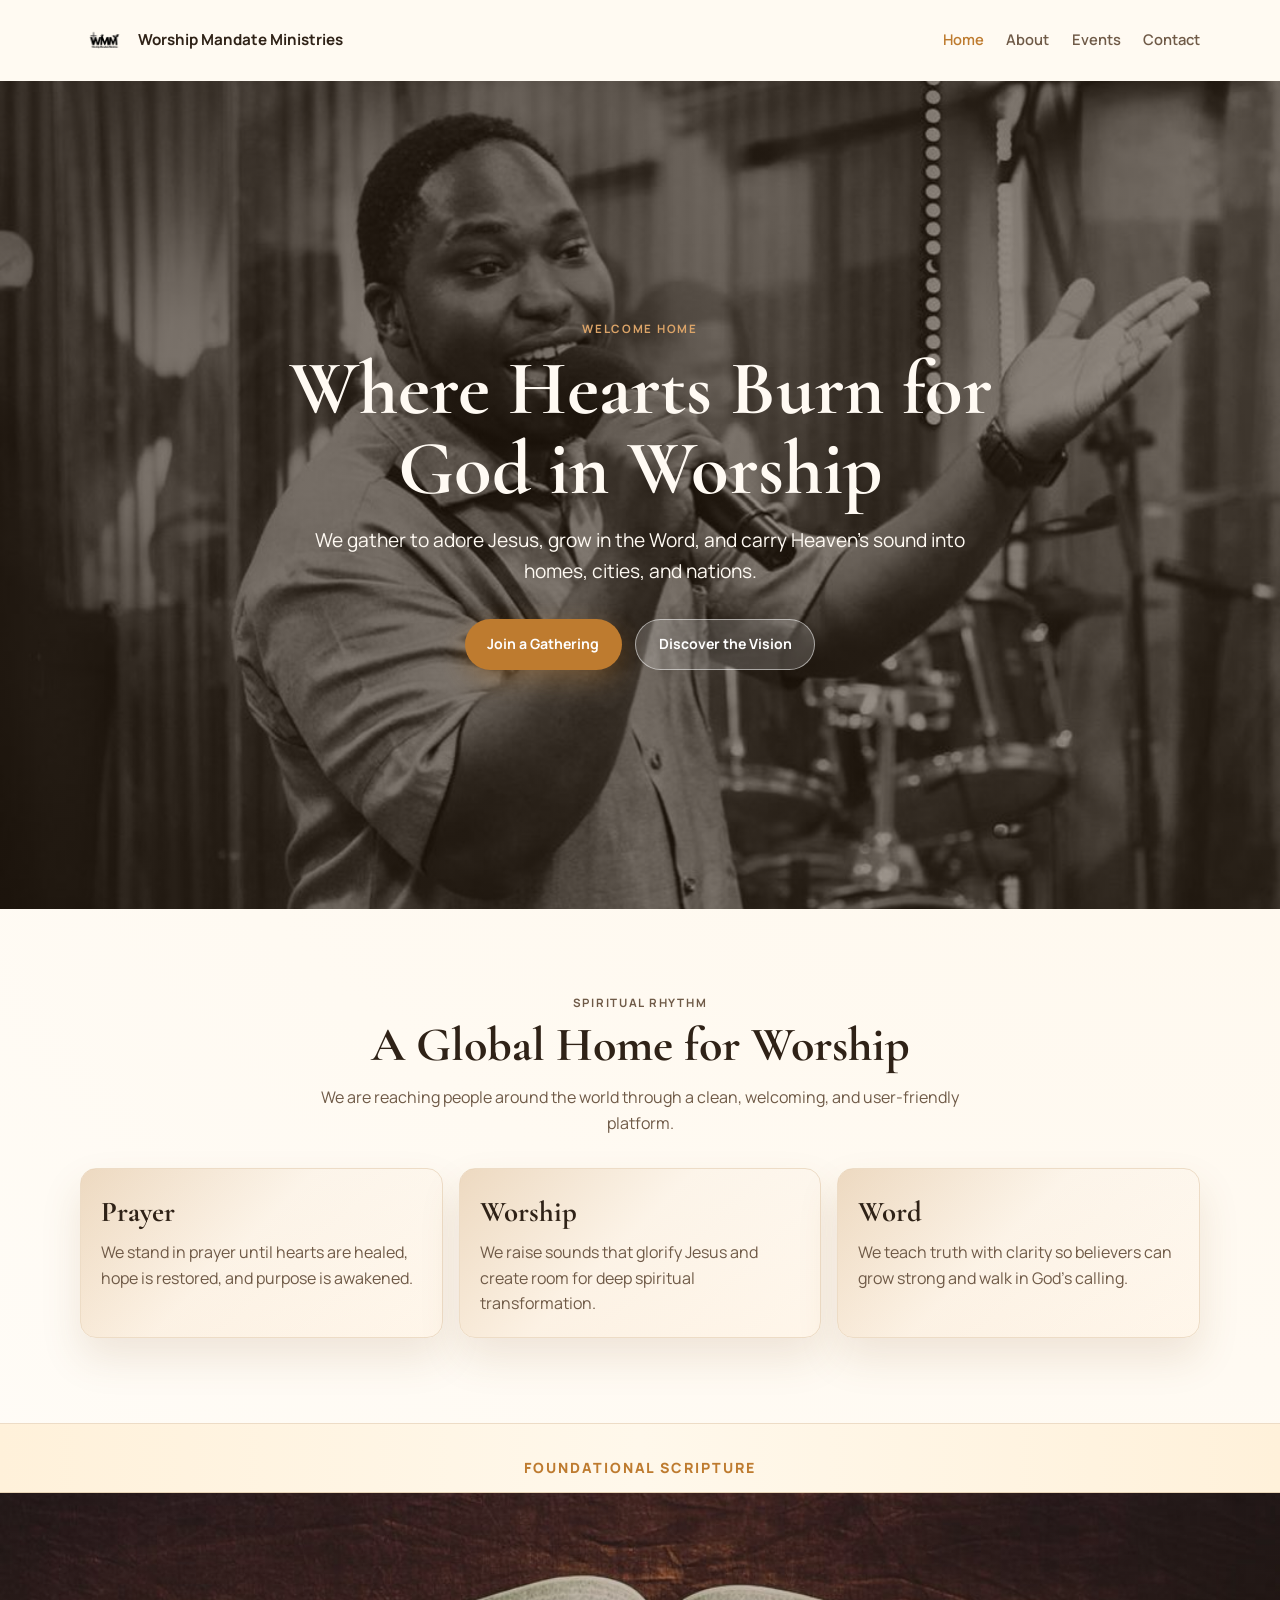
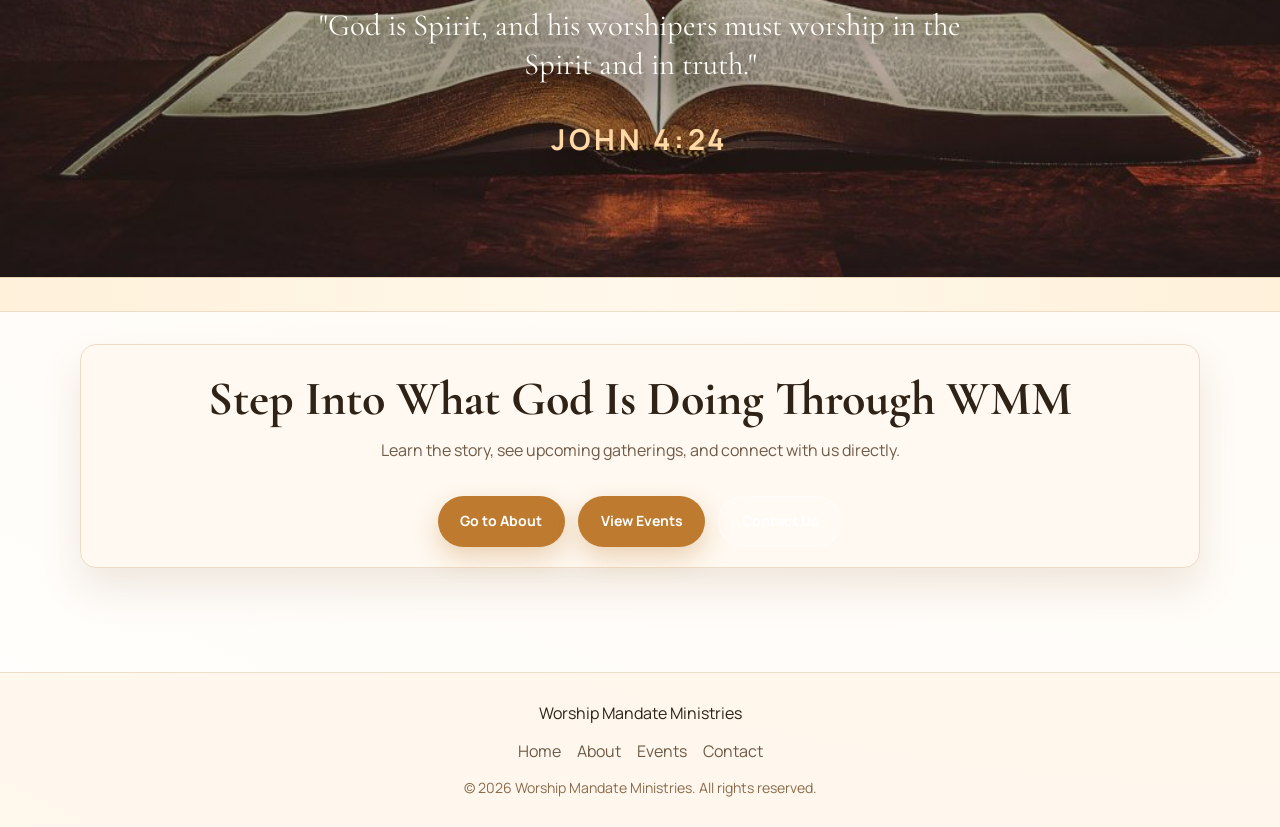
<file: index.html>
﻿<!DOCTYPE html>
<html lang="en">
<head>
  <meta charset="UTF-8" />
  <meta name="viewport" content="width=device-width, initial-scale=1.0" />
  <meta name="description" content="Worship Mandate Ministries - A warm, spiritually uplifting home for worshippers." />
  <title>Worship Mandate Ministries | Home</title>
  <link rel="preconnect" href="https://fonts.googleapis.com" />
  <link rel="preconnect" href="https://fonts.gstatic.com" crossorigin />
  <link href="https://fonts.googleapis.com/css2?family=Cormorant+Garamond:wght@400;500;600;700&family=Manrope:wght@400;500;600;700&display=swap" rel="stylesheet" />
  <link rel="stylesheet" href="style.css" />
</head>
<body>
  <header class="site-header" id="site-header">
    <div class="container nav-wrap">
      <a href="index.html" class="brand" aria-label="Worship Mandate Ministries home">
        <img src="images/wmmlogo-removebg-preview.png" alt="Worship Mandate Ministries Logo" class="brand-mark">
        <span class="brand-text">Worship Mandate Ministries</span>
      </a>
      <button class="nav-toggle" id="nav-toggle" aria-label="Toggle navigation" aria-expanded="false" aria-controls="site-nav">
        <span></span><span></span><span></span>
      </button>
      <nav class="site-nav" id="site-nav" aria-label="Primary">
        <a class="active" href="index.html">Home</a>
        <a href="about.html">About</a>
        <a href="events.html">Events</a>
        <a href="contact.html">Contact</a>
      </nav>
    </div>
  </header>

  <main>
    <section class="hero">
      <img src="/images/seunworship.jpg" alt="Pastor ministering with microphone and congregation worshipping" class="hero-image" />
      <div class="hero-overlay"></div>
      <div class="container hero-content reveal">
        <p class="hero-kicker">Welcome Home</p>
        <h1>Where Hearts Burn for God in Worship</h1>
        <p class="hero-tagline">
          We gather to adore Jesus, grow in the Word, and carry Heaven's sound into homes, cities, and nations.
        </p>
        <div class="hero-actions">
          <a class="btn btn-primary" href="events.html">Join a Gathering</a>
          <a class="btn btn-secondary" href="about.html">Discover the Vision</a>
        </div>
      </div>
    </section>

    <section class="section">
      <div class="container">
        <div class="section-head reveal">
          <p class="section-kicker">Spiritual Rhythm</p>
          <h2>A Global Home for Worship</h2>
          <p>We are reaching people around the world through a clean, welcoming, and user-friendly platform.</p>
        </div>
        <div class="pillars-grid">
          <article class="pillar-card reveal">
            <h3>Prayer</h3>
            <p>We stand in prayer until hearts are healed, hope is restored, and purpose is awakened.</p>
          </article>
          <article class="pillar-card reveal">
            <h3>Worship</h3>
            <p>We raise sounds that glorify Jesus and create room for deep spiritual transformation.</p>
          </article>
          <article class="pillar-card reveal">
            <h3>Word</h3>
            <p>We teach truth with clarity so believers can grow strong and walk in God's calling.</p>
          </article>
        </div>
      </div>
    </section>

    <section class="verse-band">
      <div class="container reveal">
        <p class="verse-label">Foundational Scripture</p>
        <div class="verse-stage">
          <img class="verse-bible" src="/images/bibleverse.jpg" alt="Open Bible" />
          <blockquote class="verse-overlay">
            <p class="verse-text">"God is Spirit, and his worshipers must worship in the Spirit and in truth."</p>
            <p class="verse-reflection" aria-hidden="true">"God is Spirit, and his worshipers must worship in the Spirit and in truth."</p>
            <cite>John 4:24</cite>
          </blockquote>
        </div>
      </div>
    </section>

    <section class="section cta-panel-wrap">
      <div class="container">
        <div class="cta-panel reveal">
          <h2>Step Into What God Is Doing Through WMM</h2>
          <p>Learn the story, see upcoming gatherings, and connect with us directly.</p>
          <div class="hero-actions">
            <a class="btn btn-primary" href="about.html">Go to About</a>
            <a class="btn btn-primary" href="events.html">View Events</a>
            <a class="btn btn-secondary" href="contact.html">Contact Us</a>
          </div>
        </div>
      </div>
    </section>
  </main>

  <footer class="site-footer">
    <div class="container footer-wrap">
      <p>Worship Mandate Ministries</p>
      <nav aria-label="Footer links">
        <a href="index.html">Home</a>
        <a href="about.html">About</a>
        <a href="events.html">Events</a>
        <a href="contact.html">Contact</a>
      </nav>
      <p class="copyright">&copy; 2026 Worship Mandate Ministries. All rights reserved.</p>
    </div>
  </footer>

  <script src="script.js"></script>
</body>
</html>
</file>
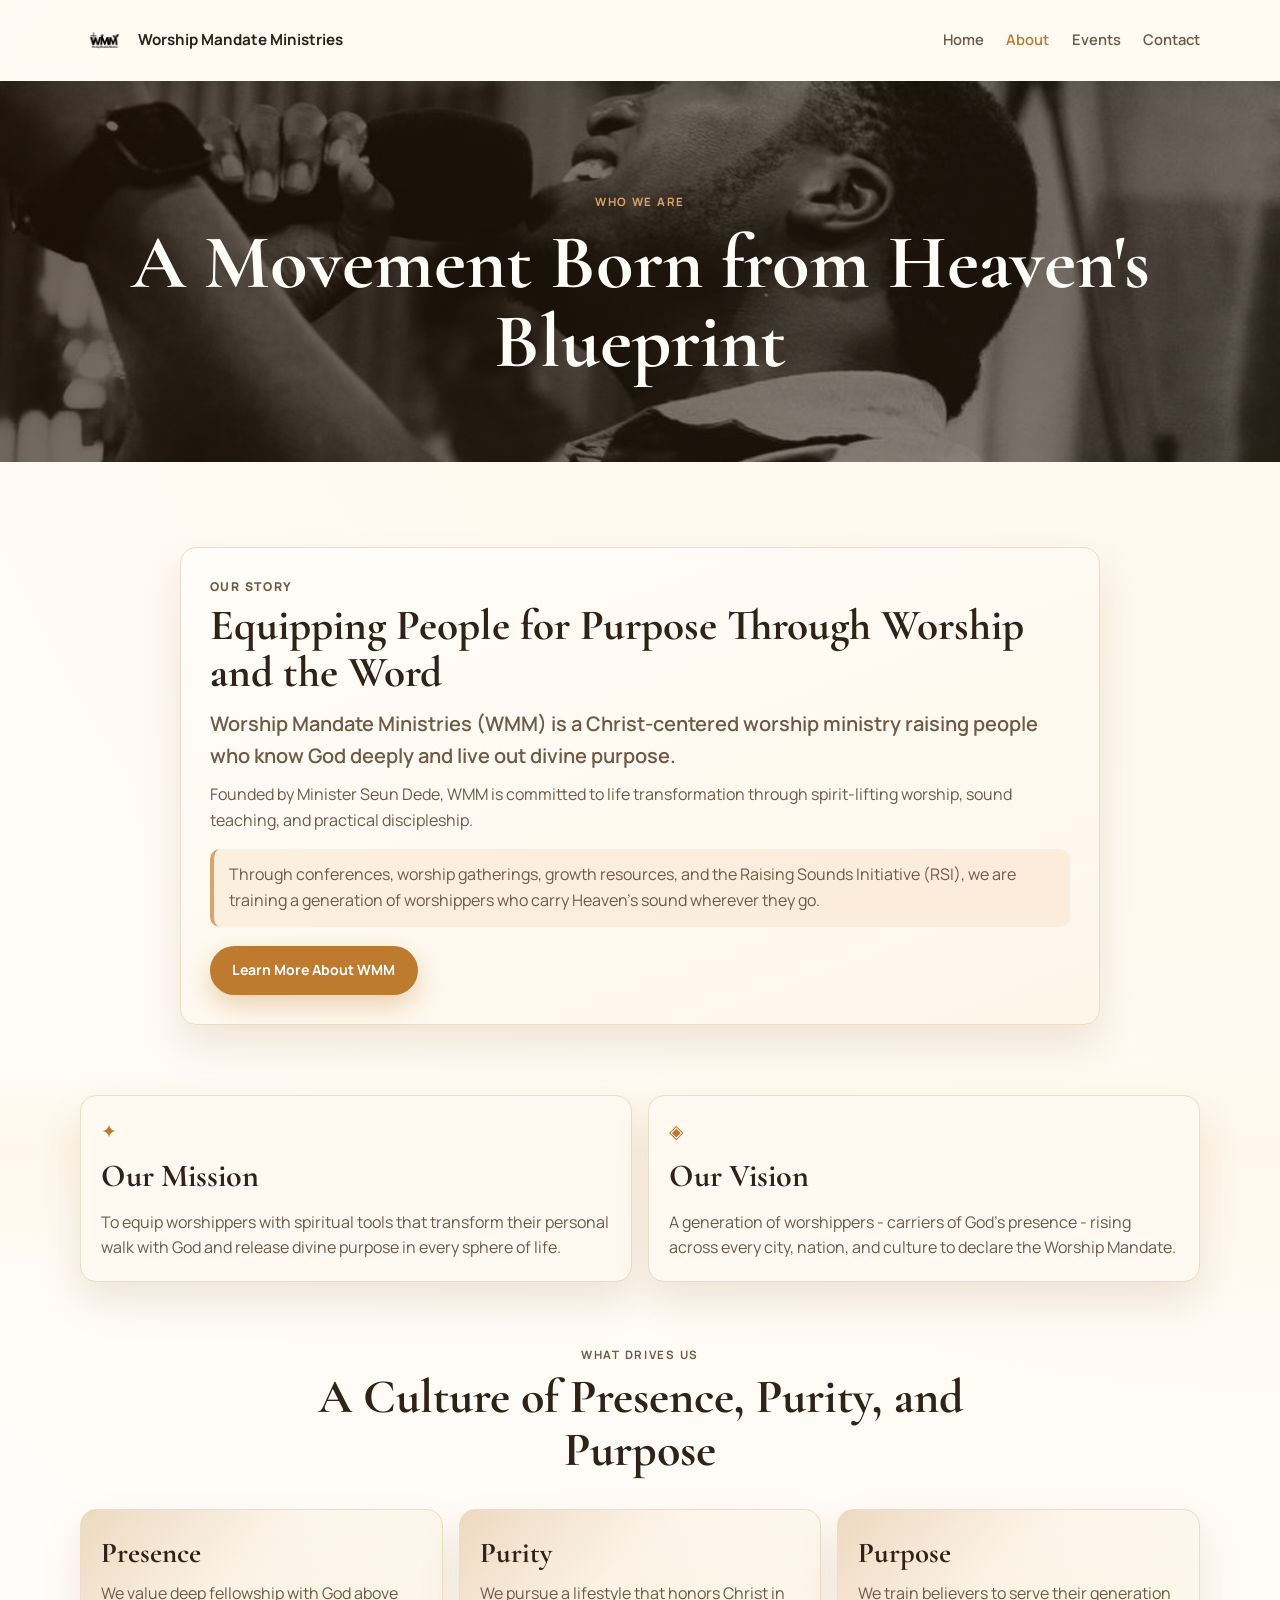
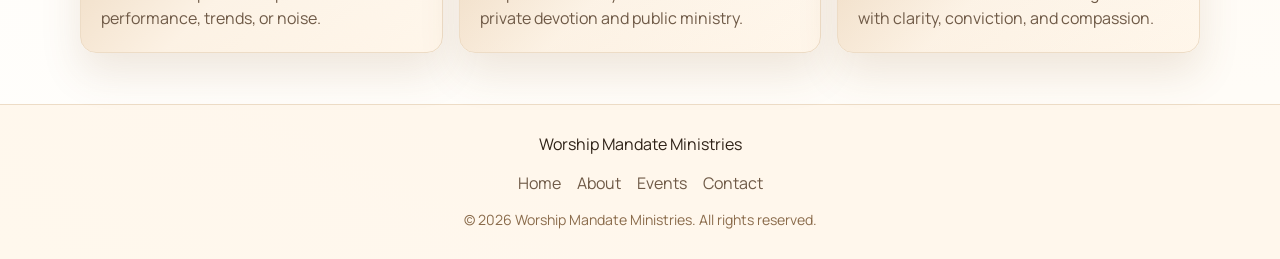
<file: about.html>
﻿<!DOCTYPE html>
<html lang="en">
<head>
  <meta charset="UTF-8" />
  <meta name="viewport" content="width=device-width, initial-scale=1.0" />
  <meta name="description" content="About Worship Mandate Ministries" />
  <title>Worship Mandate Ministries | About</title>
  <link rel="preconnect" href="https://fonts.googleapis.com" />
  <link rel="preconnect" href="https://fonts.gstatic.com" crossorigin />
  <link href="https://fonts.googleapis.com/css2?family=Cormorant+Garamond:wght@400;500;600;700&family=Manrope:wght@400;500;600;700&display=swap" rel="stylesheet" />
  <link rel="stylesheet" href="style.css" />
</head>
<body>
  <header class="site-header" id="site-header">
    <div class="container nav-wrap">
      <a href="index.html" class="brand" aria-label="Worship Mandate Ministries home">
        <img src="images/wmmlogo-removebg-preview.png" alt="Worship Mandate Ministries Logo" class="brand-mark">
        <span class="brand-text">Worship Mandate Ministries</span>
      </a>
      <button class="nav-toggle" id="nav-toggle" aria-label="Toggle navigation" aria-expanded="false" aria-controls="site-nav">
        <span></span><span></span><span></span>
      </button>
      <nav class="site-nav" id="site-nav" aria-label="Primary">
        <a href="index.html">Home</a>
        <a class="active" href="about.html">About</a>
        <a href="events.html">Events</a>
        <a href="contact.html">Contact</a>
      </nav>
    </div>
  </header>

  <main>
    <section class="page-hero page-hero-about">
      <div class="container reveal">
        <p class="section-kicker">Who We Are</p>
        <h1>A Movement Born from Heaven's Blueprint</h1>
      </div>
    </section>

    <section class="section about-intro">
      <div class="container about-grid">
        <div class="about-copy reveal">
          <p class="about-mini">Our Story</p>
          <h2>Equipping People for Purpose Through Worship and the Word</h2>
          <p class="about-lead">
            Worship Mandate Ministries (WMM) is a Christ-centered worship ministry raising people who know God deeply and live out divine purpose.
          </p>
          <p>
            Founded by Minister Seun Dede, WMM is committed to life transformation through spirit-lifting worship, sound teaching, and practical discipleship.
          </p>
          <p class="about-highlight">
            Through conferences, worship gatherings, growth resources, and the Raising Sounds Initiative (RSI), we are training a generation of worshippers who carry Heaven's sound wherever they go.
          </p>
          <a class="btn btn-primary" href="https://worshipmandateministries.blogspot.com/p/worship-mandate-ministries.html" target="_blank" rel="noopener">Learn More About WMM</a>
        </div>
      </div>
    </section>

    <section class="section soft-bg mission-wrap">
      <div class="container mission-vision-grid">
        <article class="mv-card reveal">
          <span class="icon-symbol">✦</span>
          <h2>Our Mission</h2>
          <p>To equip worshippers with spiritual tools that transform their personal walk with God and release divine purpose in every sphere of life.</p>
        </article>
        <article class="mv-card reveal">
          <span class="icon-symbol">◈</span>
          <h2>Our Vision</h2>
          <p>A generation of worshippers - carriers of God's presence - rising across every city, nation, and culture to declare the Worship Mandate.</p>
        </article>
      </div>
    </section>

    <section class="section drives-wrap">
      <div class="container section-head reveal">
        <p class="section-kicker">What Drives Us</p>
        <h2>A Culture of Presence, Purity, and Purpose</h2>
      </div>
      <div class="container pillars-grid">
        <article class="pillar-card reveal">
          <h3>Presence</h3>
          <p>We value deep fellowship with God above performance, trends, or noise.</p>
        </article>
        <article class="pillar-card reveal">
          <h3>Purity</h3>
          <p>We pursue a lifestyle that honors Christ in private devotion and public ministry.</p>
        </article>
        <article class="pillar-card reveal">
          <h3>Purpose</h3>
          <p>We train believers to serve their generation with clarity, conviction, and compassion.</p>
        </article>
      </div>
    </section>

  </main>

  <footer class="site-footer">
    <div class="container footer-wrap">
      <p>Worship Mandate Ministries</p>
      <nav aria-label="Footer links">
        <a href="index.html">Home</a>
        <a href="about.html">About</a>
        <a href="events.html">Events</a>
        <a href="contact.html">Contact</a>
      </nav>
      <p class="copyright">&copy; 2026 Worship Mandate Ministries. All rights reserved.</p>
    </div>
  </footer>

  <script src="script.js"></script>
</body>
</html>
</file>
<file: style.css>
:root {
  --bg: #fffaf2;
  --surface: #fff4e5;
  --surface-2: #fff9f1;
  --text: #2f2217;
  --muted: #6f5a47;
  --accent: #be7b2f;
  --accent-2: #dca468;
  --line: #eddcc6;
  --white: #ffffff;
  --serif: 'Cormorant Garamond', Georgia, serif;
  --sans: 'Manrope', 'Segoe UI', sans-serif;
  --radius: 16px;
  --shadow: 0 20px 40px rgba(128, 87, 39, 0.13);
}

* {
  box-sizing: border-box;
  margin: 0;
  padding: 0;
}

html {
  scroll-behavior: smooth;
}

body {
  font-family: var(--sans);
  color: var(--text);
  line-height: 1.6;
  background: radial-gradient(circle at top right, #fff7ea 0%, var(--bg) 50%, #fffefc 100%);
}

a {
  color: inherit;
  text-decoration: none;
}

img {
  display: block;
  width: 100%;
  height: auto;
}

.container {
  width: min(1120px, 92%);
  margin: 0 auto;
}

.section {
  padding: 5.3rem 0;
}

.site-header {
  position: sticky;
  top: 0;
  z-index: 30;
  background: rgba(255, 250, 242, 0.92);
  backdrop-filter: blur(10px);
  border-bottom: 1px solid transparent;
  transition: box-shadow 0.25s ease, border-color 0.25s ease;
}

.site-header.scrolled {
  border-color: var(--line);
  box-shadow: 0 8px 24px rgba(127, 85, 36, 0.1);
}

.nav-wrap {
  display: flex;
  align-items: center;
  justify-content: space-between;
  padding: 1rem 0;
}

.brand {
  display: flex;
  align-items: center;
  gap: 0.65rem;
}

.brand-mark {
  width: 3rem;
  height: 3rem;
  border-radius: 50%;
}

.brand-text {
  font-size: 0.95rem;
  font-weight: 700;
}

.site-nav {
  display: flex;
  gap: 1.4rem;
}

.site-nav a {
  font-size: 0.92rem;
  font-weight: 600;
  color: var(--muted);
  transition: color 0.2s ease;
}

.site-nav a:hover,
.site-nav a:focus-visible,
.site-nav a.active {
  color: var(--accent);
}

.nav-toggle {
  display: none;
  flex-direction: column;
  gap: 0.25rem;
  border: none;
  background: none;
  cursor: pointer;
}

.nav-toggle span {
  width: 1.4rem;
  height: 2px;
  background: var(--text);
  transition: transform 0.25s ease, opacity 0.25s ease;
}

.hero {
  position: relative;
  min-height: 92vh;
  display: grid;
  place-items: center;
  overflow: hidden;
}

.hero-image {
  position: absolute;
  inset: 0;
  width: 100%;
  height: 100%;
  object-fit: cover;
}

.hero-overlay {
  position: absolute;
  inset: 0;
  background: linear-gradient(125deg, rgba(36, 22, 9, 0.58), rgba(64, 42, 18, 0.36));
}

.hero-content {
  position: relative;
  color: #fffaf3;
  text-align: center;
  max-width: 52rem;
}

.hero-kicker,
.section-kicker {
  text-transform: uppercase;
  letter-spacing: 0.15em;
  font-size: 0.72rem;
  font-weight: 700;
  color: var(--accent-2);
}

.hero h1,
.page-hero h1 {
  font-family: var(--serif);
  font-size: clamp(2.5rem, 6vw, 5rem);
  line-height: 1.04;
  margin: 0.7rem 0 1rem;
}

.hero-tagline {
  font-size: clamp(1rem, 2vw, 1.2rem);
  max-width: 44rem;
  margin: 0 auto;
}

.hero-actions {
  margin-top: 2rem;
  display: flex;
  justify-content: center;
  flex-wrap: wrap;
  gap: 0.85rem;
}

.btn {
  display: inline-flex;
  align-items: center;
  justify-content: center;
  border: none;
  border-radius: 999px;
  padding: 0.85rem 1.4rem;
  font-size: 0.88rem;
  font-weight: 700;
  cursor: pointer;
  transition: transform 0.2s ease, background-color 0.2s ease, box-shadow 0.2s ease;
}

.btn:hover,
.btn:focus-visible {
  transform: translateY(-1px);
}

.btn-primary {
  background: var(--accent);
  color: var(--white);
  box-shadow: 0 10px 26px rgba(190, 123, 47, 0.32);
}

.btn-primary:hover,
.btn-primary:focus-visible {
  background: #a9651f;
}

.btn-secondary {
  background: rgba(255, 255, 255, 0.18);
  border: 1px solid rgba(255, 255, 255, 0.52);
  color: var(--white);
}

.section-head {
  text-align: center;
  max-width: 44rem;
  margin: 0 auto 2rem;
}

.section-head h2,
.about-copy h2,
.contact-copy h2,
.cta-panel h2,
.mv-card h2,
.pillar-card h3,
.event-body h3 {
  font-family: var(--serif);
}

.section-head h2,
.about-copy h2,
.contact-copy h2,
.cta-panel h2 {
  font-size: clamp(2rem, 4vw, 3rem);
  line-height: 1.1;
  margin: 0.45rem 0 0.8rem;
}

.section-head p,
.about-copy p,
.contact-copy p,
.cta-panel p,
.pillar-card p,
.event-body p,
.mv-card p {
  color: var(--muted);
}

.about-grid,
.contact-grid {
  display: grid;
  gap: 2rem;
  align-items: center;
}

.about-grid {
  grid-template-columns: 1fr;
}

.contact-grid {
  grid-template-columns: 1fr 1.1fr;
}

.about-image img {
  min-height: 26rem;
  object-fit: cover;
  border-radius: var(--radius);
  box-shadow: var(--shadow);
}

.about-copy {
  background: linear-gradient(160deg, #fffdf8 0%, #fff6ea 100%);
  border: 1px solid var(--line);
  border-radius: var(--radius);
  box-shadow: var(--shadow);
  padding: clamp(1.1rem, 2.3vw, 1.8rem);
  max-width: 920px;
  margin: 0 auto;
}

.about-mini {
  text-transform: uppercase;
  letter-spacing: 0.14em;
  font-size: 0.76rem;
  font-weight: 800;
  color: var(--accent);
  margin-bottom: 0.35rem;
}

.about-copy h2 {
  font-size: clamp(2rem, 3.6vw, 2.7rem);
  line-height: 1.08;
  margin: 0.1rem 0 0.8rem;
}

.about-lead {
  font-size: clamp(1.09rem, 1.6vw, 1.25rem);
  font-weight: 600;
  color: #4f3927;
  margin-bottom: 0.65rem;
}

.about-highlight {
  margin: 0.95rem 0 1.15rem;
  padding: 0.85rem 0.95rem;
  border-left: 4px solid #d8a467;
  background: rgba(220, 164, 104, 0.13);
  border-radius: 10px;
  color: #5a4330;
}

.about-intro {
  padding-bottom: 2.2rem;
}

.mission-wrap {
  padding-top: 2.2rem;
  padding-bottom: 2rem;
}

.drives-wrap {
  padding-top: 2rem;
  padding-bottom: 2rem;
}

.mission-vision-grid,
.pillars-grid,
.event-grid {
  display: grid;
  gap: 1rem;
}

.mission-vision-grid {
  grid-template-columns: repeat(2, minmax(0, 1fr));
}

.pillars-grid {
  grid-template-columns: repeat(3, minmax(0, 1fr));
}

.event-grid {
  grid-template-columns: repeat(3, minmax(0, 1fr));
}

.mv-card,
.pillar-card,
.event-card,
.contact-form,
.cta-panel {
  background: var(--surface-2);
  border: 1px solid var(--line);
  border-radius: var(--radius);
  box-shadow: var(--shadow);
}

.mv-card,
.pillar-card,
.cta-panel {
  padding: 1.25rem;
}

.mv-card h2 {
  font-size: 2rem;
  margin: 0.2rem 0 0.5rem;
}

.icon-symbol {
  font-size: 1.2rem;
  color: var(--accent);
}

.pillar-card h3 {
  font-size: 1.8rem;
  margin-bottom: 0.3rem;
}

.pillar-card {
  position: relative;
  overflow: hidden;
  isolation: isolate;
  background: linear-gradient(165deg, #fffdf8 0%, #fff6ea 100%);
  transition: transform 0.28s ease, box-shadow 0.28s ease, border-color 0.28s ease;
}

.pillar-card::before {
  content: '';
  position: absolute;
  inset: -1px;
  border-radius: inherit;
  background: linear-gradient(135deg, rgba(190, 123, 47, 0.28), rgba(220, 164, 104, 0.08) 45%, rgba(255, 255, 255, 0));
  z-index: -2;
}

.pillar-card::after {
  content: '';
  position: absolute;
  top: -4.5rem;
  right: -3.5rem;
  width: 10rem;
  height: 10rem;
  border-radius: 50%;
  background: radial-gradient(circle, rgba(220, 164, 104, 0.25), rgba(220, 164, 104, 0));
  opacity: 0;
  transform: scale(0.8);
  transition: opacity 0.3s ease, transform 0.3s ease;
  pointer-events: none;
}

.pillar-card:hover,
.pillar-card:focus-within {
  transform: translateY(-8px);
  border-color: #dcb07b;
  box-shadow: 0 24px 44px rgba(128, 87, 39, 0.22);
}

.pillar-card:hover::after,
.pillar-card:focus-within::after {
  opacity: 1;
  transform: scale(1);
}

.pillar-card:hover h3,
.pillar-card:focus-within h3 {
  color: #7d4d1c;
}

.pillar-card p {
  transition: color 0.25s ease;
}

.pillar-card:hover p,
.pillar-card:focus-within p {
  color: #5f4732;
}

.event-card {
  overflow: hidden;
}

.event-card > img {
  height: 18rem;
  object-fit: cover;
}

.flyer-grid {
  gap: 1.35rem;
}

.flyer-card {
  background: linear-gradient(180deg, #fffdf8 0%, #fff7ec 100%);
  transition: transform 0.25s ease, box-shadow 0.25s ease, border-color 0.25s ease;
}

.flyer-card:hover,
.flyer-card:focus-within {
  transform: translateY(-8px);
  border-color: #ddb07b;
  box-shadow: 0 26px 42px rgba(128, 87, 39, 0.2);
}

.flyer-card img {
  width: 100%;
  height: 100%;
  max-width: 100%;
  max-height: 100%;
  object-fit: contain;
  object-position: center;
}

.flyer-media {
  aspect-ratio: 4 / 5;
  background: linear-gradient(180deg, #f8efe2 0%, #fffaf2 100%);
  display: flex;
  align-items: center;
  justify-content: center;
  padding: 0.4rem;
}

.flyer-media img {
  border-bottom: 1px solid rgba(221, 192, 154, 0.45);
}

.event-body {
  padding: 1.15rem;
}

.event-label {
  text-transform: uppercase;
  letter-spacing: 0.14em;
  font-size: 0.72rem;
  font-weight: 800;
  color: var(--accent);
  margin-bottom: 0.35rem;
}

.event-body h3 {
  font-size: 1.8rem;
  line-height: 1.05;
}

.event-body .meta {
  font-size: 0.9rem;
  color: #8f7357;
  margin: 0.3rem 0 0.6rem;
}

.event-body .btn {
  margin-top: 0.8rem;
}

.verse-band {
  position: relative;
  background: linear-gradient(90deg, #fff1da, #fff8eb, #fff1da);
  border-top: 1px solid var(--line);
  border-bottom: 1px solid var(--line);
  padding: 2.1rem 0;
  overflow: hidden;
}

.verse-band .container {
  position: relative;
  z-index: 1;
  width: 100%;
  max-width: none;
  margin: 0;
  padding: 0;
}

.verse-label {
  text-align: center;
  text-transform: uppercase;
  letter-spacing: 0.14em;
  font-size: 0.88rem;
  font-weight: 800;
  color: var(--accent);
  margin-bottom: 0.75rem;
}

.verse-stage {
  position: relative;
  width: 100%;
  margin: 0 auto;
  border-radius: 0;
  overflow: hidden;
  border-top: 1px solid #e7d3b5;
  border-bottom: 1px solid #e7d3b5;
  border-left: none;
  border-right: none;
  box-shadow: none;
}

.verse-stage::after {
  content: '';
  position: absolute;
  inset: 0;
  z-index: 1;
  background: linear-gradient(180deg, rgba(41, 25, 8, 0.08) 0%, rgba(41, 25, 8, 0.28) 50%, rgba(41, 25, 8, 0.12) 100%);
  pointer-events: none;
}

.verse-bible {
  position: relative;
  z-index: 0;
  display: block;
  width: 100%;
  min-height: 19rem;
  height: clamp(19rem, 34vw, 24rem);
  max-height: 24rem;
  object-fit: cover;
  object-position: center bottom;
  filter: saturate(96%) contrast(101%);
}

.verse-overlay {
  position: absolute;
  inset: 0;
  z-index: 2;
  display: grid;
  align-content: center;
  justify-items: center;
  text-align: center;
  padding: clamp(1rem, 2.2vw, 1.7rem);
}

.verse-text {
  max-width: 44rem;
  font-family: var(--serif);
  font-size: clamp(1.3rem, 2.4vw, 2.15rem);
  line-height: 1.25;
  color: #fffdf7;
  text-shadow: 0 8px 22px rgba(10, 5, 2, 0.7);
}

.verse-reflection {
  max-width: 44rem;
  margin-top: 0.15rem;
  font-family: var(--serif);
  font-size: clamp(0.82rem, 1.35vw, 1.2rem);
  line-height: 1.2;
  color: rgba(255, 240, 219, 0.28);
  transform: scaleY(-1);
  filter: blur(0.45px);
  mask-image: linear-gradient(to bottom, rgba(0, 0, 0, 0.42), rgba(0, 0, 0, 0));
}

.verse-band cite {
  display: inline-block;
  margin-top: 0.55rem;
  text-transform: uppercase;
  font-size: clamp(1.25rem, 2.4vw, 1.8rem);
  font-weight: 700;
  letter-spacing: 0.12em;
  color: #ffd9a6;
  font-style: normal;
  text-shadow: 0 8px 22px rgba(25, 15, 5, 0.62);
}

.soft-bg {
  background: linear-gradient(180deg, transparent, #fff7eb 35%, transparent);
}

.cta-panel-wrap {
  padding-top: 2rem;
}

.cta-panel {
  text-align: center;
}

.page-hero {
  padding: 7rem 0 4rem;
  text-align: center;
  color: #fffdf8;
  background-size: cover;
  background-position: center;
  position: relative;
  isolation: isolate;
}

.page-hero::before {
  content: '';
  position: absolute;
  inset: 0;
  background: linear-gradient(120deg, rgba(37, 21, 8, 0.62), rgba(61, 42, 21, 0.4));
  z-index: -1;
}

.page-hero-about {
  background-image: url('/images/seundede3.jpg');
}

.page-hero-events {
  background-image: url('/images/seun\ dede.jpg');
}

.page-hero-contact {
  background-image: url('/images/event-2.jpg');
}

.socials {
  margin-top: 1.3rem;
  display: flex;
  gap: 0.6rem;
  flex-wrap: wrap;
}

.socials a {
  border: 1px solid var(--line);
  border-radius: 999px;
  background: #fffaf1;
  padding: 0.55rem 0.9rem;
  font-size: 0.86rem;
  color: var(--muted);
}

.contact-form {
  padding: 1.3rem;
  display: grid;
  gap: 0.5rem;
}

.contact-form label {
  font-size: 0.85rem;
  font-weight: 600;
}

.contact-form input,
.contact-form textarea {
  border: 1px solid #e9d8be;
  border-radius: 10px;
  padding: 0.75rem 0.85rem;
  font-family: var(--sans);
  font-size: 0.95rem;
  color: var(--text);
  background: #fffefb;
}

.contact-form input:focus,
.contact-form textarea:focus {
  outline: 2px solid rgba(190, 123, 47, 0.24);
  border-color: var(--accent-2);
}

.form-status {
  min-height: 1.3rem;
  color: var(--accent);
  font-size: 0.88rem;
}

.site-footer {
  margin-top: 1.2rem;
  border-top: 1px solid var(--line);
  background: rgba(255, 246, 232, 0.75);
  padding: 1.7rem 0;
}

.footer-wrap {
  text-align: center;
  display: grid;
  gap: 0.8rem;
  justify-items: center;
}

.footer-wrap nav {
  display: flex;
  gap: 1rem;
  color: var(--muted);
}

.copyright {
  color: #8a6b4b;
  font-size: 0.88rem;
}

.reveal {
  opacity: 0;
  transform: translateY(16px);
  transition: opacity 0.65s ease, transform 0.65s ease;
}

.reveal.visible {
  opacity: 1;
  transform: translateY(0);
}

@media (max-width: 920px) {
  .about-grid,
  .contact-grid,
  .mission-vision-grid,
  .pillars-grid {
    grid-template-columns: 1fr;
  }

  .event-grid {
    grid-template-columns: repeat(2, minmax(0, 1fr));
  }

  .about-image img {
    min-height: 21rem;
  }
}

@media (max-width: 760px) {
  .nav-toggle {
    display: flex;
  }

  .site-nav {
    position: fixed;
    right: 4%;
    top: 4.25rem;
    width: min(19rem, 92vw);
    background: #fffbf1;
    border: 1px solid var(--line);
    border-radius: 14px;
    box-shadow: 0 20px 34px rgba(118, 77, 31, 0.16);
    padding: 0.8rem;
    display: grid;
    gap: 0.35rem;
    opacity: 0;
    transform: scale(0.98);
    pointer-events: none;
    transition: opacity 0.25s ease, transform 0.25s ease;
  }

  .site-nav.open {
    opacity: 1;
    transform: scale(1);
    pointer-events: auto;
  }

  .site-nav a {
    padding: 0.65rem;
    border-radius: 8px;
  }

  .site-nav a:hover,
  .site-nav a:focus-visible {
    background: #fff2dd;
  }

  .hero {
    min-height: 84svh;
    padding: 5.5rem 0 2.3rem;
  }

  .hero-image {
    object-position: center 26%;
  }

  .hero-overlay {
    background: linear-gradient(145deg, rgba(30, 18, 7, 0.7), rgba(55, 36, 15, 0.42));
  }

  .hero-content {
    max-width: 100%;
  }

  .hero h1 {
    font-size: clamp(2.05rem, 9vw, 2.7rem);
    line-height: 1.08;
  }

  .hero-tagline {
    font-size: clamp(1rem, 4.4vw, 1.15rem);
  }

  .hero-actions {
    flex-direction: column;
    align-items: stretch;
    gap: 0.65rem;
    margin-top: 1.35rem;
  }

  .hero-actions .btn {
    width: 100%;
  }

  .verse-bible {
    min-height: 15rem;
    height: 15rem;
    max-height: 15rem;
  }

  .verse-text {
    font-size: clamp(1rem, 4.8vw, 1.35rem);
  }

  .verse-reflection {
    font-size: clamp(0.75rem, 3.4vw, 0.95rem);
  }

  .verse-band cite {
    font-size: clamp(1rem, 4.2vw, 1.3rem);
  }

  .about-intro {
    padding-bottom: 1.3rem;
  }

  .mission-wrap {
    padding-top: 1.3rem;
    padding-bottom: 1.1rem;
  }

  .drives-wrap {
    padding-top: 1.1rem;
    padding-bottom: 1rem;
  }

  .event-grid {
    grid-template-columns: 1fr;
  }

  .event-card > img {
    height: 16rem;
  }

  .flyer-media {
    aspect-ratio: 4 / 5;
  }
}
</file>
